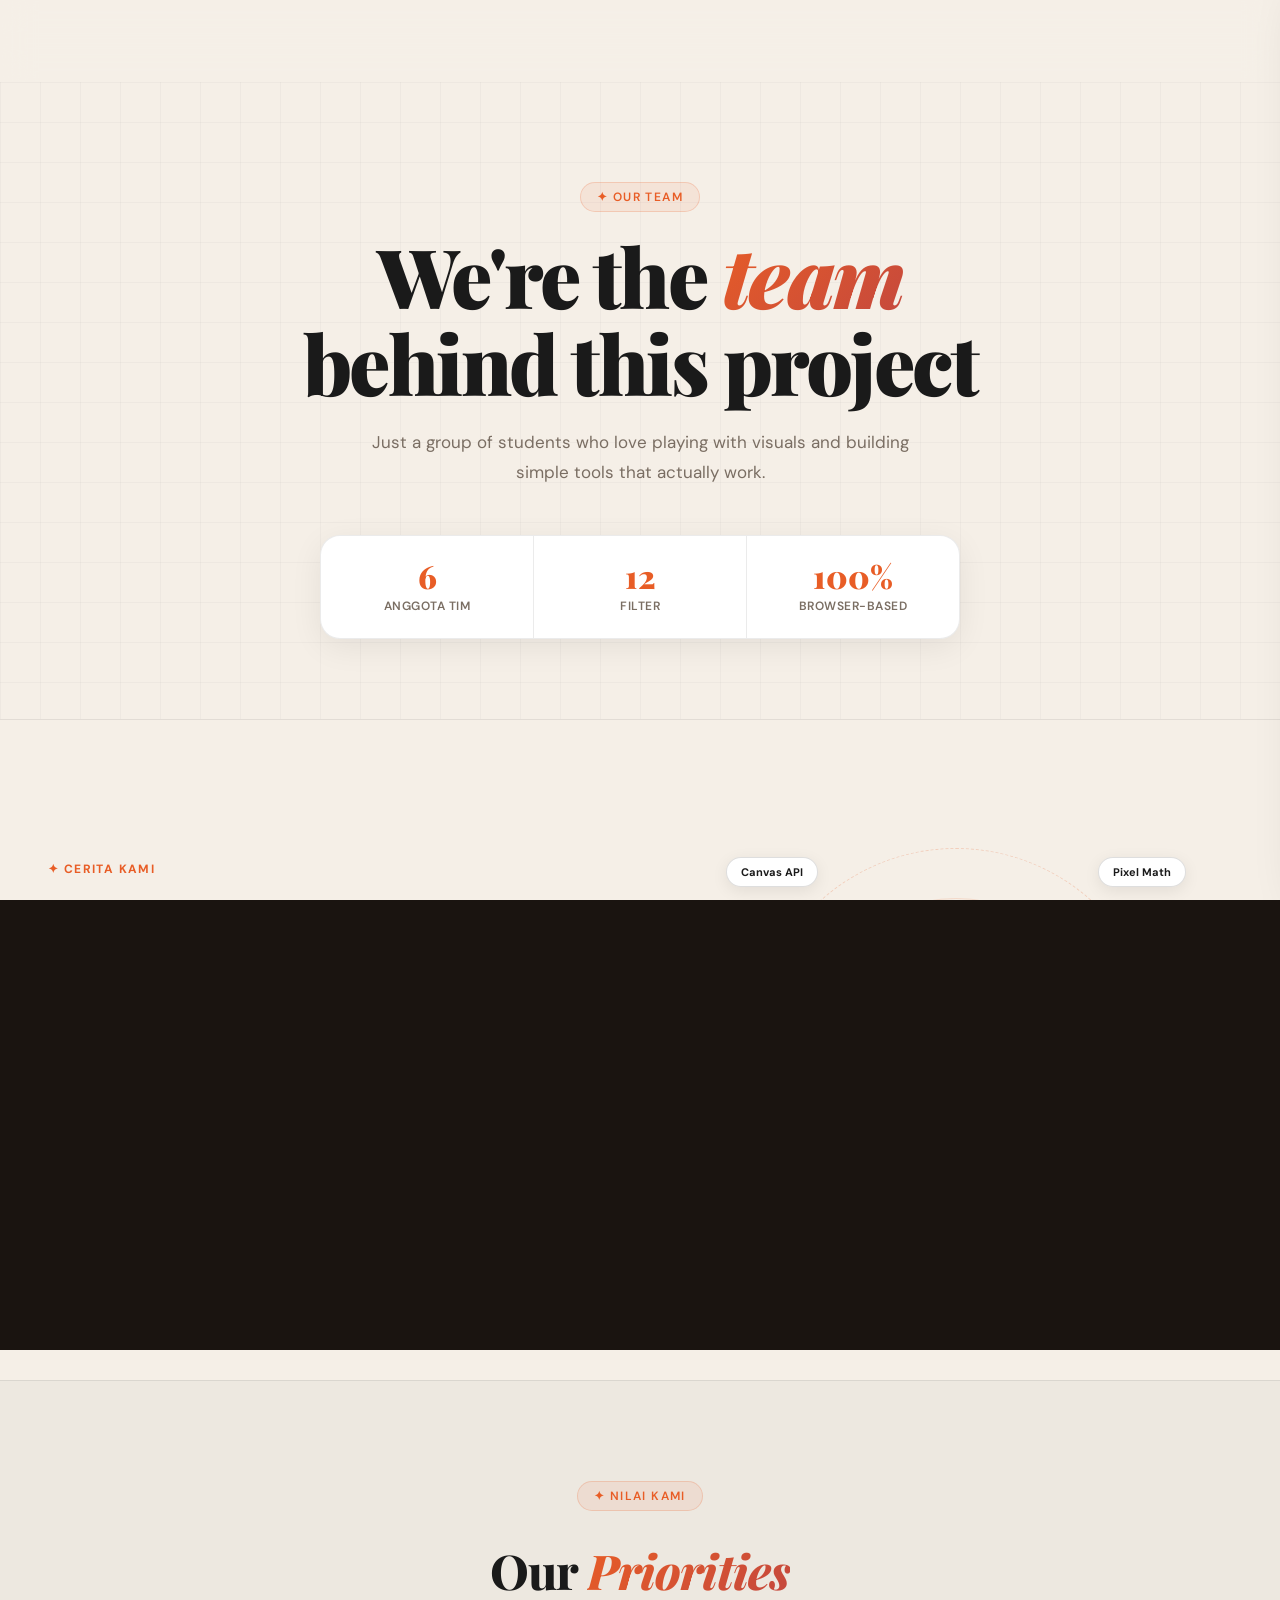
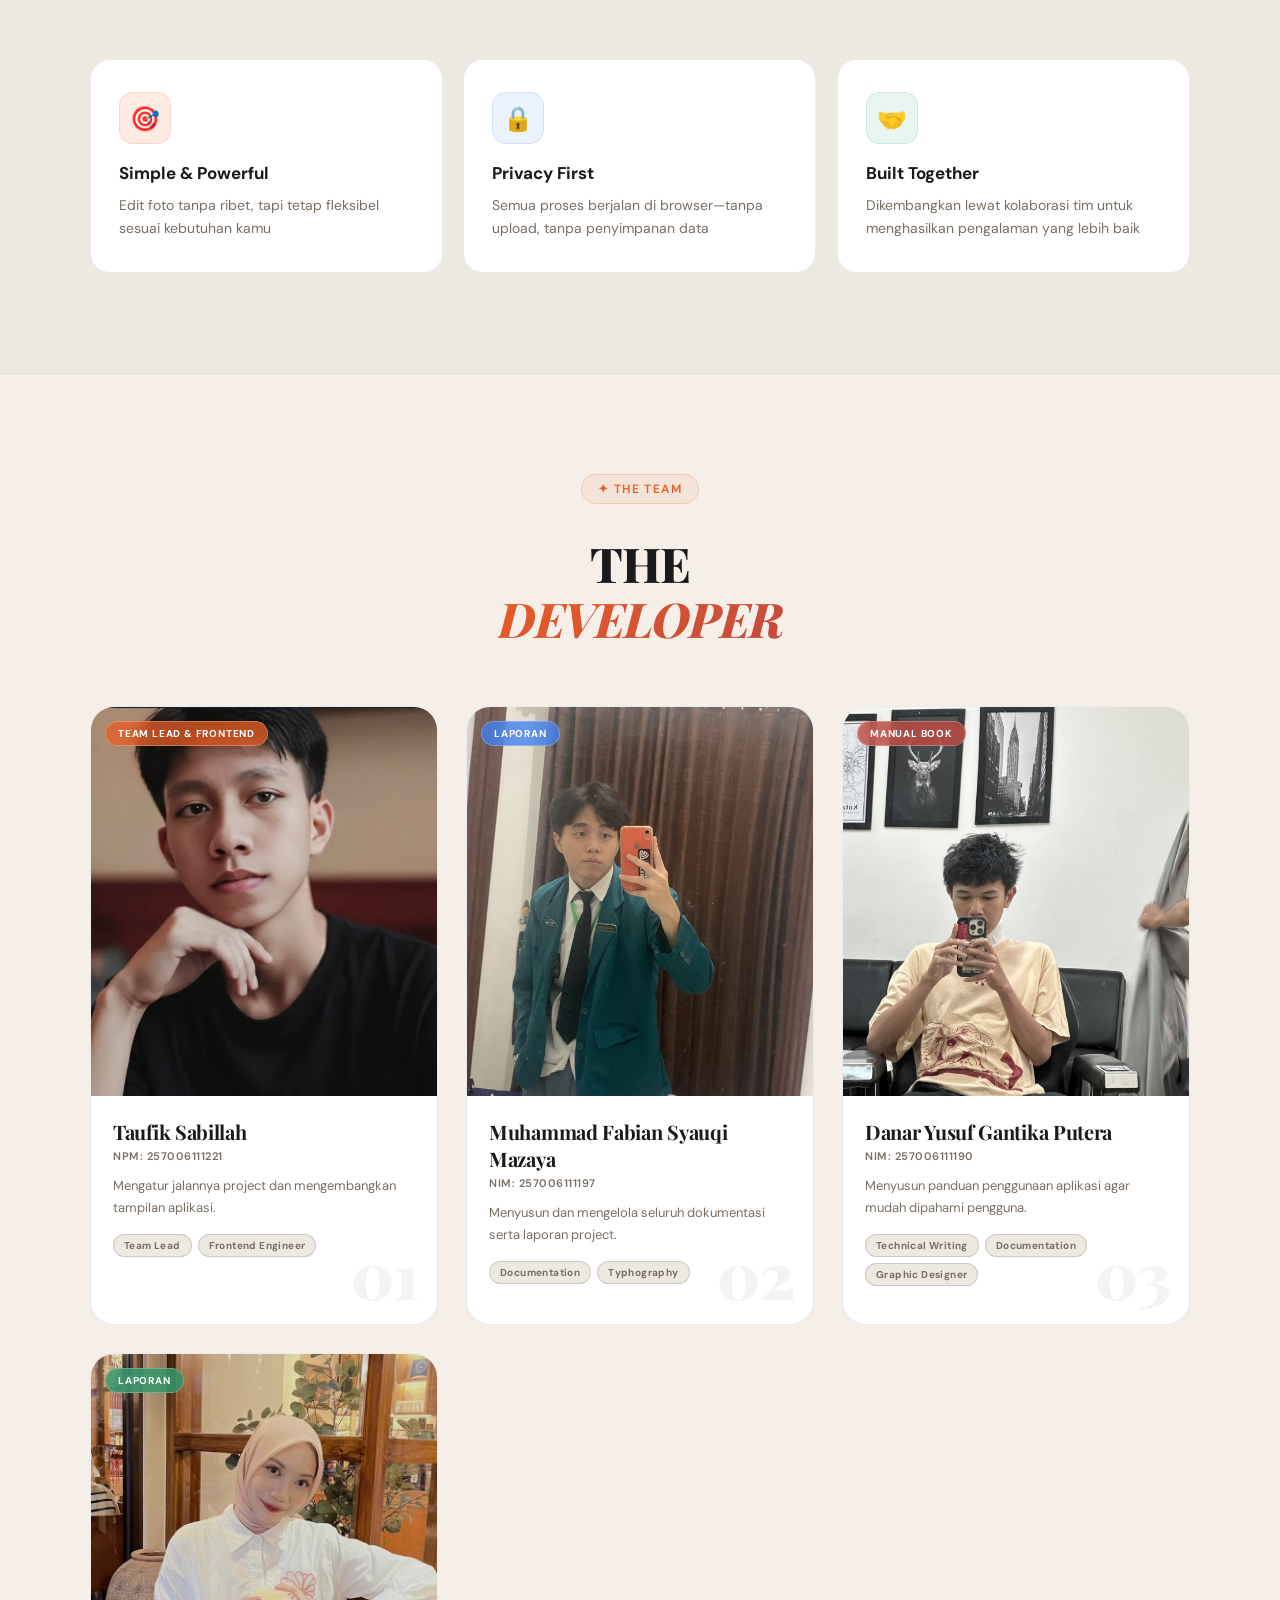
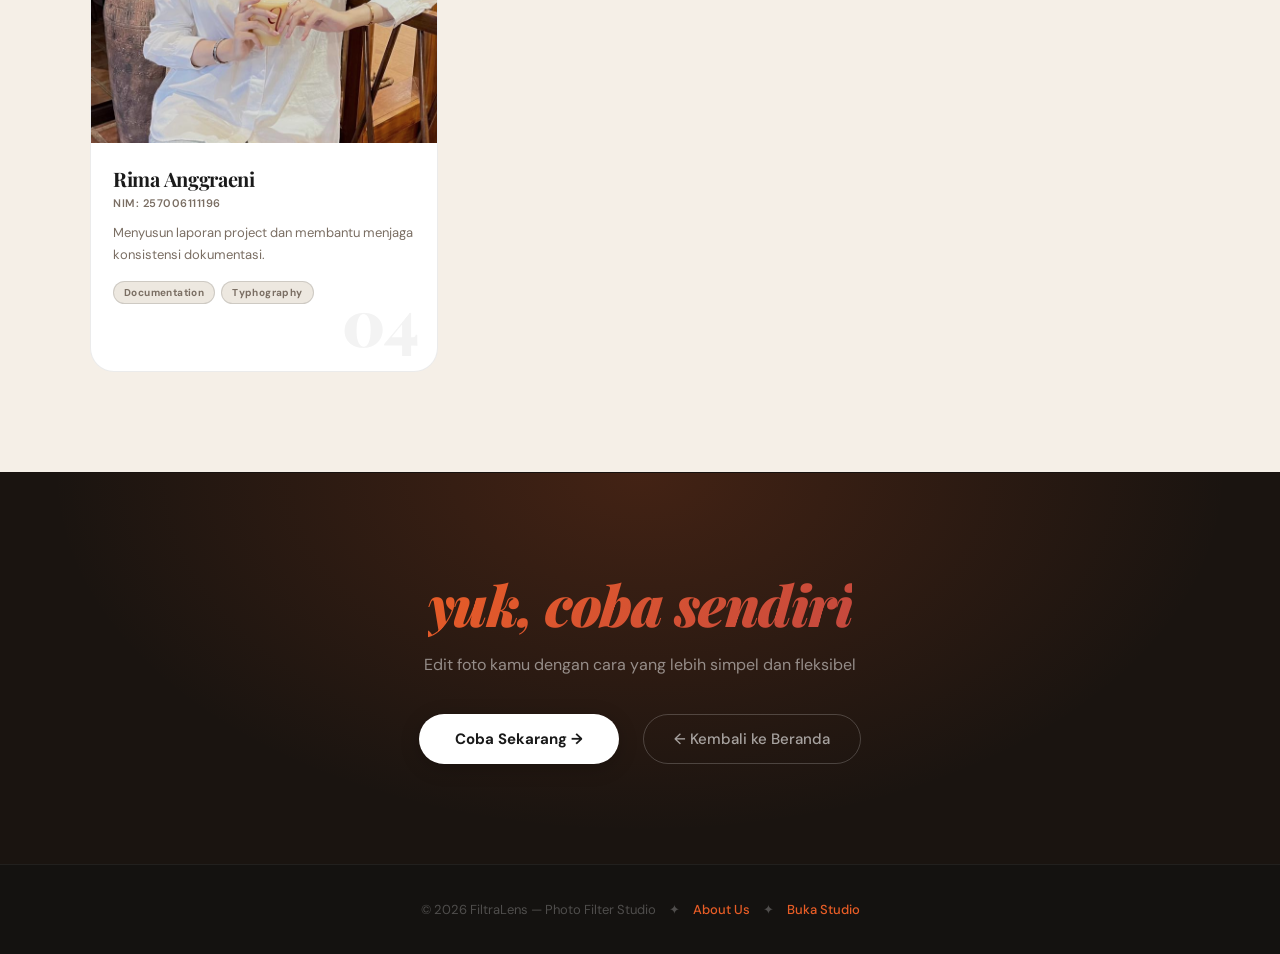
<file: about.html>
<!DOCTYPE html>
<html lang="id">
<head>
  <meta charset="UTF-8">
  <meta name="viewport" content="width=device-width, initial-scale=1.0">
  <title>KROMA — About Us</title>
  <link rel="stylesheet" href="./style/About.css">
  <link href="https://fonts.googleapis.com/css2?family=Playfair+Display:ital,wght@0,400;0,700;0,900;1,400;1,700&family=DM+Sans:wght@300;400;500;600&display=swap" rel="stylesheet">
</head>
<body>

  <!-- ══ CURTAIN ══════════════════════════════════════════ -->
  <div class="page-curtain" id="pageCurtain">
    <div class="curtain-top"></div>
    <div class="curtain-bottom"></div>
  </div>
  <div class="curtain-logo" id="curtainLogo">
    <div class="curtain-logo-icon">
      <svg width="28" height="28" viewBox="0 0 28 28" fill="none">
        <circle cx="14" cy="14" r="12" stroke="currentColor" stroke-width="2"/>
        <circle cx="14" cy="14" r="6" fill="currentColor" opacity="0.4"/>
        <circle cx="14" cy="14" r="2.5" fill="currentColor"/>
      </svg>
    </div>
    <span>KROMA</span>
    <div class="curtain-line"></div>
  </div>

  <!-- ══ NAVBAR ════════════════════════════════════════════ -->
  <header id="navbar">
    <a class="logo-navbar" data-anim="slide-left">
      <div class="logo-icon">
      <div class="bars">
        <span></span>
        <span></span>
        <span></span>
        <span></span>
      </div>
    </div>  

    <div class="logo-text">
      KR<span>O</span>MA
    </div>
    </a>
    <nav data-anim="slide-up" data-delay="200">
      <a href="index.html">Beranda</a>
      <a href="index.html#features">Fitur</a>
      <a href="index.html#filters">Filter</a>
      <a href="about.html" class="active-link">About</a>
    </nav>
    <a href="FilterPage.html" class="btn-nav" data-anim="slide-right" data-delay="300">Buka Studio →</a>

    <!-- Hamburger -->
    <button class="hamburger" id="hamburger" aria-label="Buka menu">
      <span></span><span></span><span></span>
    </button>
  </header>
 
  <!-- Mobile Nav Backdrop -->
  <div class="mobile-nav-backdrop" id="mobileBackdrop"></div>
 
  <!-- Mobile Nav Drawer -->
  <div class="mobile-nav" id="mobileNav">
    <button class="mobile-nav-close" id="mobileClose" aria-label="Tutup menu">
      <svg width="16" height="16" viewBox="0 0 16 16" fill="none">
        <path d="M2 2l12 12M14 2L2 14" stroke="currentColor" stroke-width="2" stroke-linecap="round"/>
      </svg>
    </button>
    <a href="index.html#features" onclick="closeMobileNav()">Fitur</a>
    <a href="index.html#filters"  onclick="closeMobileNav()">Filter</a>
    <a href="index.html#preview"  onclick="closeMobileNav()">Preview</a>
    <a href="index.html#cta"      onclick="closeMobileNav()">Mulai</a>
    <a href="about.html" onclick="closeMobileNav()">About</a>
    <a href="FilterPage.html" class="btn-nav-mobile">Buka Studio →</a>
  </div>
  </header>

  <!-- ══ HERO ══════════════════════════════════════════════ -->
  <section class="about-hero grid-bg">
    <div class="hero-tag" data-anim="pop" data-delay="400">✦ Our Team</div>

    <h1 data-anim="slide-up" data-delay="500">
      We're the <em>team</em><br/>behind this project
    </h1>

    <p data-anim="fade-blur" data-delay="600">
      Just a group of students who love playing with visuals and building simple tools that actually work.
    </p>

    <div class="stat-bar" data-anim="zoom-in" data-delay="700">
      <div class="stat-item">
        <div class="stat-num">6</div>
        <div class="stat-label">Anggota Tim</div>
      </div>
      <div class="stat-item">
        <div class="stat-num">12</div>
        <div class="stat-label">Filter</div>
      </div>
      <div class="stat-item">
        <div class="stat-num">100%</div>
        <div class="stat-label">Browser-Based</div>
      </div>
    </div>
  </section>

  <!-- ══ STORY ══════════════════════════════════════════════ -->
  <section style="border-top:1px solid var(--border); padding:100px 48px;">
    <div class="story-section" style="padding:0; border:none;">

      <div class="story-text" data-anim="slide-left">
        <p class="section-eyebrow">✦ Cerita Kami</p>
        <h2>Built from<br/>curiosity <em>shaped by experience</em></h2>
        <p>What started as a university assignment became a project we didn’t want to stop working on.</p>
        <p>We explored, experimented, and refined it into something more than just a task—a tool designed to make photo editing simple, flexible, and accessible.</p>
        <p>Kami mempriortaskan privasi user.</p>
      </div>

      <div class="story-visual" data-anim="slide-right" data-delay="150">
        <div class="story-logo-wrap">
          <div class="logo-ring logo-ring-1"></div>
          <div class="logo-ring logo-ring-2"></div>
          <div class="logo-ring logo-ring-3"></div>
          <div class="logo-center">
            <div class="logo-icon-big">
              <svg width="80" height="80" viewBox="0 0 36 36" fill="none" xmlns="http://www.w3.org/2000/svg">
                <!-- Outer rounded square -->
                <rect x="2.5" y="2.5" width="31" height="31" rx="9.5" stroke="white" stroke-width="2.4" fill="none"/>
                <!-- Inner circle -->
                <circle cx="18" cy="18" r="7.5" stroke="white" stroke-width="2.4" fill="none"/>
                <!-- Center dot -->
                <circle cx="18" cy="18" r="2.8" fill="white"/>
                <!-- Orange dots diagonal — large to small -->
                <circle cx="27.5" cy="25.2" r="2.9" fill="#FFD0B0"/>
                <circle cx="25.2" cy="27.5" r="2.1" fill="#FFD0B0" opacity="0.75"/>
                <circle cx="29.8" cy="29.8" r="1.4" fill="#FFD0B0" opacity="0.45"/>
              </svg>
            </div>
            <div class="logo-wordmark">KROMA</div>
            <div class="logo-tagline">Photo Filter Studio</div>
          </div>
          <div class="logo-pill lp-top-left">Canvas API</div>
          <div class="logo-pill lp-top-right">Pixel Math</div>
          <div class="logo-pill lp-bot-left">Vanilla JS</div>
          <div class="logo-pill lp-bot-right">CSS Filter</div>
          <div class="logo-pill lp-left">FileReader</div>
          <div class="logo-pill lp-right">Clipboard</div>
        </div>
      </div>

    </div>
  </section>

  <!-- ══ VALUES ════════════════════════════════════════════ -->
  <section class="values-section">
    <div class="section-head-center">
      <div class="hero-tag" data-anim="pop">✦ Nilai Kami</div>
      <h2 data-anim="flip-up" data-delay="100">Our <em>Priorities</em></h2>
    </div>
    <div class="values-grid">
      <div class="value-card" data-anim="slide-left" data-delay="100">
        <div class="value-icon vi-orange">🎯</div>
        <h3>Simple & Powerful</h3>
        <p>Edit foto tanpa ribet, tapi tetap fleksibel sesuai kebutuhan kamu</p>
      </div>
      <div class="value-card" data-anim="slide-up" data-delay="200">
        <div class="value-icon vi-blue">🔒</div>
        <h3>Privacy First</h3>
        <p>Semua proses berjalan di browser—tanpa upload, tanpa penyimpanan data</p>
      </div>
      <div class="value-card" data-anim="slide-right" data-delay="300">
        <div class="value-icon vi-green">🤝</div>
        <h3>Built Together</h3>
        <p>Dikembangkan lewat kolaborasi tim untuk menghasilkan pengalaman yang lebih baik</p>
      </div>
    </div>
  </section>

  <!-- ══ TEAM CARDS ════════════════════════════════════════ -->
  <section class="team-section" id="team">
    <div class="section-head-center">
      <div class="hero-tag" data-anim="pop">✦ The Team</div>
      <h2 data-anim="flip-up" data-delay="100">THE<br/><em>DEVELOPER</em></h2>
    </div>

    <div class="team-grid">

      <!-- Member 1 -->
      <div class="member-card color-orange" data-anim="pop" data-delay="100">
        <div class="member-photo-wrap">
          <img class="member-photo"
            src="./src/WhatsApp Image 2026-04-29 at 7.10.25 PM.jpeg"
            alt="Anggota 1" loading="lazy"/>
          <div class="member-role-badge">Team Lead & Frontend</div>
        </div>
        <div class="member-info">
          <div class="member-name">Taufik Sabillah</div>
          <div class="member-nim">NPM: 257006111221</div>
          <div class="member-bio">Mengatur jalannya project dan mengembangkan tampilan aplikasi.</div>
          <div class="member-skills">
            <span class="skill-tag">Team Lead</span>
            <span class="skill-tag">Frontend Engineer</span>
          </div>
        </div>
        <div class="member-number">01</div>
      </div>

      <!-- Member 2 -->
      <div class="member-card color-blue" data-anim="pop" data-delay="200">
        <div class="member-photo-wrap">
          <img class="member-photo"
            src="./src/cb22cbb6-7392-4205-9c21-d8dac6d60192.jfif"
            alt="Anggota 2" loading="lazy"/>
          <div class="member-role-badge">laporan</div>
        </div>
        <div class="member-info">
          <div class="member-name">Muhammad Fabian Syauqi Mazaya</div>
          <div class="member-nim">NIM: 257006111197</div>
          <div class="member-bio">Menyusun dan mengelola seluruh dokumentasi serta laporan project.</div>
          <div class="member-skills">
            <span class="skill-tag">Documentation</span>
            <span class="skill-tag">Typhography</span>
          </div>
        </div>
        <div class="member-number">02</div>
      </div>

      <!-- Member 3 -->
      <div class="member-card color-red" data-anim="pop" data-delay="300">
        <div class="member-photo-wrap">
          <img class="member-photo"
            src="./src/WhatsApp Image 2026-05-03 at 4.56.03 AM.jpeg"
            alt="Anggota 3" loading="lazy"/>
          <div class="member-role-badge">Manual Book</div>
        </div>
        <div class="member-info">
          <div class="member-name">Danar Yusuf Gantika Putera</div>
          <div class="member-nim">NIM: 257006111190</div>
          <div class="member-bio">Menyusun panduan penggunaan aplikasi agar mudah dipahami pengguna.</div>
          <div class="member-skills">
            <span class="skill-tag">Technical Writing</span>
            <span class="skill-tag">Documentation</span>
            <span class="skill-tag">Graphic Designer</span>
          </div>
        </div>
        <div class="member-number">03</div>
      </div>

      <!-- Member 4 -->
      <div class="member-card color-green" data-anim="pop" data-delay="400">
        <div class="member-photo-wrap">
          <img class="member-photo"
            src="./src/WhatsApp Image 2026-05-01 at 7.02.31 AM.jpeg"
            alt="Anggota 4" loading="lazy"/>
          <div class="member-role-badge">Laporan</div>
        </div>
        <div class="member-info">
          <div class="member-name">Rima Anggraeni</div>
          <div class="member-nim">NIM: 257006111196</div>
          <div class="member-bio">Menyusun laporan project dan membantu menjaga konsistensi dokumentasi.</div>
          <div class="member-skills">
            <span class="skill-tag">Documentation</span>
            <span class="skill-tag">Typhography</sp☻an>
          </div>
        </div>
        <div class="member-number">04</div>
      </div>

      <!-- Member 5 -->
      <div class="member-card color-purple" data-anim="pop" data-delay="500">
        <div class="member-photo-wrap">
          <img class="member-photo"
            src="./src/Gemini_Generated_Image_6x0lwq6x0lwq6x0l.png"
            alt="Anggota 5" loading="lazy"/>
          <div class="member-role-badge">Backend & Frontend</div>
        </div>
        <div class="member-info">
          <div class="member-name">Muhammad Ramdhani Fathul Muttaqin</div>
          <div class="member-nim">NPM: 257006111216</div>
          <div class="member-bio">Membangun sistem aplikasi serta mengintegrasikan tampilan dan fungsionalitas.</div>
          <div class="member-skills">
            <span class="skill-tag">Backend Engineer</span>
            <span class="skill-tag">Frontend Engineer</span>
          </div>
        </div>
        <div class="member-number">05</div>
      </div>

      <!-- Member 6 -->
      <div class="member-card color-gold" data-anim="pop" data-delay="600">
        <div class="member-photo-wrap">
          <img class="member-photo"
            src="./src/WhatsApp Image 2026-05-02 at 8.15.41 PM.jpeg"
            alt="Anggota 6" loading="lazy"/>
          <div class="member-role-badge">Manual Book</div>
        </div>
        <div class="member-info">
          <div class="member-name">Ahmad Faiz Muzzaki</div>
          <div class="member-nim">NIM: 257006111202</div>
          <div class="member-bio">Menyusun panduan penggunaan aplikasi agar mudah dipahami pengguna.</div>
          <div class="member-skills">
            <span class="skill-tag">Technical Writing</span>
            <span class="skill-tag">Documentation</span>
            <span class="skill-tag">Graphic Designer</span>
          </div>
        </div>
        <div class="member-number">06</div>
      </div>

    </div>
  </section>

  <!-- ══ CTA ════════════════════════════════════════════════ -->
  <section class="cta-section">
    <h2 data-anim="flip-up"><em>yuk, coba sendiri</em></h2>
    <p data-anim="fade-blur" data-delay="200">
      Edit foto kamu dengan cara yang lebih simpel dan fleksibel
    </p>
    <div class="cta-actions" data-anim="zoom-in" data-delay="300">
      <a href="FilterPage.html" class="btn-cta-white">Coba Sekarang →</a>
      <a href="index.html" class="btn-cta-ghost">← Kembali ke Beranda</a>
    </div>
  </section>

  <!-- ══ FOOTER ════════════════════════════════════════════ -->
  <footer data-anim="slide-up">
    <span>© 2026 FiltraLens — Photo Filter Studio</span>
    <span class="footer-dot">✦</span>
    <a href="about.html">About Us</a>
    <span class="footer-dot">✦</span>
    <a href="FilterPage.html">Buka Studio</a>
  </footer>
  <script src="./script/about.js"></script>
</body>
</html>
</file>
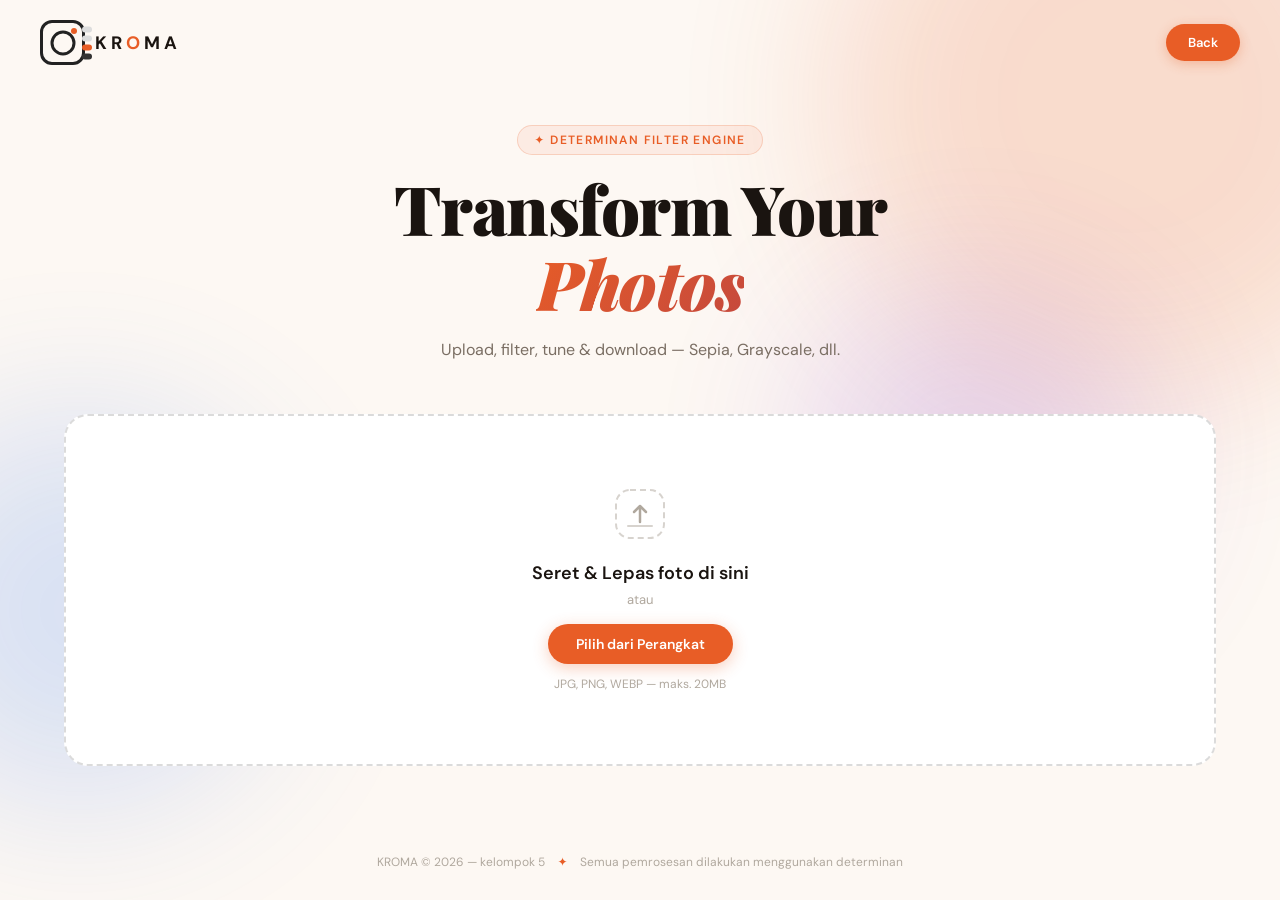
<file: FilterPage.html>
<!DOCTYPE html>
<html lang="id">
<head>
  <meta charset="UTF-8" />
  <meta name="viewport" content="width=device-width, initial-scale=1.0" />
  <title>KROMA — Photo Filter Studio</title>
  <link rel="stylesheet" href="./style/style.css" />
  <link href="https://fonts.googleapis.com/css2?family=Playfair+Display:wght@400;700;900&family=DM+Sans:wght@300;400;500;600&display=swap" rel="stylesheet" />
</head>
<body>

  <!-- Background Decoration -->
  <div class="bg-decor">
    <div class="blob blob-1"></div>
    <div class="blob blob-2"></div>
    <div class="blob blob-3"></div>
  </div>

  <!-- Header -->
  <header class="header">
    <div class="logo-navbar">

    <div class="logo-icon">
      <div class="bars">
        <span></span>
        <span></span>
        <span></span>
        <span></span>
      </div>
    </div>

    <div class="logo-text">
      KR<span>O</span>MA
    </div>

  </div>
    <a href="index.html" class="btn-nav btn" data-anim="slide-right" data-delay="300">Back </a>
  </header>

  <!-- Hero -->
  <section class="hero">
    <div class="hero-tag">✦ Determinan Filter Engine</div>
    <h1 class="hero-title">Transform Your<br/><em>Photos</em></h1>
    <p class="hero-sub">Upload, filter, tune & download — Sepia, Grayscale, dll.</p>
  </section>

  <!-- Main App -->
  <main class="app-container">

    <!-- Upload Zone -->
    <div class="upload-section" id="uploadSection">
      <div class="upload-zone" id="dropZone">
        <input type="file" id="fileInput" accept="image/*" hidden />
        <div class="upload-icon">
          <svg width="52" height="52" viewBox="0 0 52 52" fill="none">
            <rect x="2" y="2" width="48" height="48" rx="14" stroke="currentColor" stroke-width="2" stroke-dasharray="6 4" opacity="0.5"/>
            <path d="M26 34V18M26 18L20 24M26 18L32 24" stroke="currentColor" stroke-width="2.5" stroke-linecap="round" stroke-linejoin="round"/>
            <path d="M14 38h24" stroke="currentColor" stroke-width="2" stroke-linecap="round" opacity="0.5"/>
          </svg>
        </div>
        <p class="upload-title">Seret & Lepas foto di sini</p>
        <p class="upload-sub">atau</p>
        <button class="btn-upload" onclick="document.getElementById('fileInput').click()">Pilih dari Perangkat</button>
        <p class="upload-hint">JPG, PNG, WEBP — maks. 20MB</p>
      </div>
    </div>

    <!-- Studio (hidden until image loaded) -->
    <div class="studio" id="studio" style="display:none">

      <!-- Canvas Area -->
      <div class="canvas-area">
        <div class="canvas-header">
          <span class="canvas-label" id="activeFilterLabel">Original</span>
          <div class="canvas-actions">
            <button class="btn-icon" id="btnReset" title="Reset semua">
              <svg width="16" height="16" viewBox="0 0 16 16" fill="none"><path d="M2 8a6 6 0 1 0 1.2-3.6" stroke="currentColor" stroke-width="1.8" stroke-linecap="round"/><path d="M2 3.5V8H6.5" stroke="currentColor" stroke-width="1.8" stroke-linecap="round" stroke-linejoin="round"/></svg>
              Reset
            </button>
            <button class="btn-icon" id="btnNewPhoto">
              <svg width="16" height="16" viewBox="0 0 16 16" fill="none"><path d="M8 2v12M2 8h12" stroke="currentColor" stroke-width="1.8" stroke-linecap="round"/></svg>
              Foto Baru
            </button>
          </div>
        </div>

        <!-- Split / Compare View -->
        <div class="canvas-wrapper" id="canvasWrapper">
          <canvas id="preview" class="preview-canvas"></canvas>
          <div class="compare-slider" id="compareSlider" style="display:none">
            <canvas id="originalLayer" class="compare-layer"></canvas>
            <div class="compare-divider" id="divider">
              <div class="divider-handle">
                <svg width="18" height="18" viewBox="0 0 18 18" fill="none"><path d="M6 4l-4 5 4 5M12 4l4 5-4 5" stroke="white" stroke-width="2" stroke-linecap="round" stroke-linejoin="round"/></svg>
              </div>
            </div>
          </div>
        </div>

        <div class="canvas-footer">
          <span class="img-info" id="imgInfo">—</span>
          <button class="btn-compare" id="btnCompare">
            <svg width="14" height="14" viewBox="0 0 14 14" fill="none"><path d="M2 7h10M7 2v10" stroke="currentColor" stroke-width="2" stroke-linecap="round"/></svg>
            Bandingkan
          </button>
        </div>
      </div>

      <!-- Controls Panel -->
      <div class="controls-panel">

        <!-- Filter Presets -->
        <div class="section-block">
          <div class="section-head">
            <span class="section-title">Filter Preset</span>
            <span class="section-badge" id="currentFilter">Original</span>
          </div>
          <div class="filter-grid" id="filterGrid">
            <!-- injected by JS -->
          </div>
        </div>

        <!-- Fine-tune Sliders -->
        <div class="section-block">
          <div class="section-head">
            <span class="section-title">Fine-Tune</span>
            <button class="btn-micro" id="btnResetSliders">Reset Sliders</button>
          </div>
          <div class="sliders-list" id="sliderList">
            <!-- injected by JS -->
          </div>
        </div>

        <!-- Blend Mode -->
        <div class="section-block">
          <div class="section-head">
            <span class="section-title">Blend & Vignette</span>
          </div>
          <div class="blend-row">
            <label class="slider-label">Intensitas</label>
            <div class="slider-row">
              <input type="range" id="blendIntensity" min="0" max="100" value="100" class="range-input" />
              <span class="slider-val" id="blendVal">100%</span>
            </div>
          </div>
          <div class="blend-row" style="margin-top:12px">
            <label class="slider-label">Vignette</label>
            <div class="slider-row">
              <input type="range" id="vignetteAmount" min="0" max="100" value="0" class="range-input" />
              <span class="slider-val" id="vignetteVal">0%</span>
            </div>
          </div>
          <div class="toggle-row">
            <span class="slider-label">Grain</span>
            <label class="toggle-switch">
              <input type="checkbox" id="grainToggle" />
              <span class="toggle-thumb"></span>
            </label>
          </div>
        </div>

        <!-- Export -->
        <div class="section-block export-block">
          <div class="section-head">
            <span class="section-title">Export</span>
          </div>
          <div class="export-options">
            <div class="export-format">
              <label class="slider-label">Format</label>
              <div class="format-tabs" id="formatTabs">
                <button class="fmt-btn active" data-fmt="jpeg">JPEG</button>
                <button class="fmt-btn" data-fmt="png">PNG</button>
                <button class="fmt-btn" data-fmt="webp">WEBP</button>
              </div>
            </div>
            <div class="export-quality">
              <label class="slider-label">Kualitas</label>
              <div class="slider-row">
                <input type="range" id="qualityRange" min="10" max="100" value="90" class="range-input" />
                <span class="slider-val" id="qualityVal">90%</span>
              </div>
            </div>
          </div>
          <button class="btn-download" id="btnDownload">
            <svg width="18" height="18" viewBox="0 0 18 18" fill="none"><path d="M9 3v9M5 8l4 4 4-4" stroke="currentColor" stroke-width="2" stroke-linecap="round" stroke-linejoin="round"/><path d="M3 14h12" stroke="currentColor" stroke-width="2" stroke-linecap="round"/></svg>
            Unduh Foto
          </button>
          <button class="btn-copy" id="btnCopyClipboard">
            <svg width="16" height="16" viewBox="0 0 16 16" fill="none"><rect x="5" y="5" width="9" height="9" rx="2" stroke="currentColor" stroke-width="1.8"/><path d="M11 5V3a1 1 0 0 0-1-1H3a1 1 0 0 0-1 1v7a1 1 0 0 0 1 1h2" stroke="currentColor" stroke-width="1.8" stroke-linecap="round"/></svg>
            Salin ke Clipboard
          </button>
        </div>

      </div>
    </div>

    <!-- Toast notification -->
    <div class="toast" id="toast"></div>

  </main>

  <!-- Footer -->
  <footer class="footer">
    <span>KROMA © 2026 — kelompok 5</span>
    <span class="footer-dot">✦</span>
    <span>Semua pemrosesan dilakukan menggunakan determinan</span>
  </footer>

  <script src="./script/app.js"></script>
</body>
</html>
</file>
<file: style/About.css>
*, *::before, *::after { box-sizing: border-box; margin: 0; padding: 0; }

    :root {
      --accent:   #E85D26;
      --accent2:  #C4483E;
      --accent3:  #3D7FF4;
      --sand:     #F5EFE7;
      --surface:  #FFFFFF;
      --surface2: #EDE8E0;
      --text:     #1A1A1A;
      --muted:    #7A6E63;
      --border:   rgba(0,0,0,0.08);
      --border-md:rgba(0,0,0,0.13);
    }

    body {
      background: var(--sand);
      color: var(--text);
      font-family: 'DM Sans', sans-serif;
      overflow-x: hidden;
    }

    .grid-bg {
      background-image:
        linear-gradient(rgba(0,0,0,0.028) 1px, transparent 1px),
        linear-gradient(90deg, rgba(0,0,0,0.028) 1px, transparent 1px);
      background-size: 40px 40px;
    }

    /* ══ CURTAIN ══════════════════════════════════════════ */
    .page-curtain {
      position: fixed; inset: 0; z-index: 9999;
      display: flex; flex-direction: column; pointer-events: none;
    }
    .curtain-top, .curtain-bottom {
      flex: 1; background: #1A1410;
      transition: transform 0.9s cubic-bezier(0.76, 0, 0.24, 1);
    }
    .curtain-logo {
      position: fixed; top: 50%; left: 50%;
      transform: translate(-50%, -50%);
      z-index: 10000;
      display: flex; flex-direction: column; align-items: center; gap: 14px;
      transition: opacity 0.4s ease 0.5s;
    }
    .curtain-logo-icon {
      width: 56px; height: 56px; background: var(--accent); border-radius: 16px;
      display: flex; align-items: center; justify-content: center; color: white;
      animation: curtainPulse 1s ease infinite alternate;
    }
    @keyframes curtainPulse {
      from { transform: scale(1); box-shadow: 0 0 0 0 rgba(232,93,38,0.4); }
      to   { transform: scale(1.08); box-shadow: 0 0 0 16px rgba(232,93,38,0); }
    }
    .curtain-logo span { font-family: 'Playfair Display', serif; font-size: 22px; font-weight: 700; color: white; }
    .curtain-line {
      width: 40px; height: 2px; background: var(--accent); border-radius: 2px;
      animation: curtainLinePulse 0.8s ease infinite alternate;
    }
    @keyframes curtainLinePulse {
      from { width: 24px; opacity: 0.5; }
      to   { width: 48px; opacity: 1; }
    }
    body.curtain-open .curtain-top    { transform: translateY(-100%); }
    body.curtain-open .curtain-bottom { transform: translateY(100%); }
    body.curtain-open .curtain-logo   { opacity: 0; pointer-events: none; }

    /* ══ SCROLL ANIMATIONS ════════════════════════════════ */
    [data-anim] { opacity: 0; will-change: transform, opacity; }
    [data-anim].anim-in {
      animation-fill-mode: both;
      animation-timing-function: cubic-bezier(0.22, 1, 0.36, 1);
      animation-duration: 0.85s;
    }
    [data-anim="slide-up"]           { transform: translateY(60px); }
    [data-anim="slide-up"].anim-in   { animation-name: animSlideUp; }
    @keyframes animSlideUp {
      from { opacity:0; transform:translateY(60px); } to { opacity:1; transform:translateY(0); }
    }
    [data-anim="slide-left"]         { transform: translateX(-70px); }
    [data-anim="slide-left"].anim-in { animation-name: animSlideLeft; }
    @keyframes animSlideLeft {
      from { opacity:0; transform:translateX(-70px); } to { opacity:1; transform:translateX(0); }
    }
    [data-anim="slide-right"]          { transform: translateX(70px); }
    [data-anim="slide-right"].anim-in  { animation-name: animSlideRight; }
    @keyframes animSlideRight {
      from { opacity:0; transform:translateX(70px); } to { opacity:1; transform:translateX(0); }
    }
    [data-anim="zoom-in"]            { transform: scale(0.82); }
    [data-anim="zoom-in"].anim-in    { animation-name: animZoomIn; }
    @keyframes animZoomIn {
      from { opacity:0; transform:scale(0.82); } to { opacity:1; transform:scale(1); }
    }
    [data-anim="flip-up"]            { transform: perspective(600px) rotateX(28deg) translateY(40px); }
    [data-anim="flip-up"].anim-in    { animation-name: animFlipUp; }
    @keyframes animFlipUp {
      from { opacity:0; transform:perspective(600px) rotateX(28deg) translateY(40px); }
      to   { opacity:1; transform:perspective(600px) rotateX(0deg) translateY(0); }
    }
    [data-anim="pop"]                { transform: scale(0.6); }
    [data-anim="pop"].anim-in        { animation-name: animPop; animation-timing-function: cubic-bezier(0.34,1.56,0.64,1); }
    @keyframes animPop {
      from { opacity:0; transform:scale(0.6); } to { opacity:1; transform:scale(1); }
    }
    [data-anim="fade-blur"]          { filter: blur(12px); }
    [data-anim="fade-blur"].anim-in  { animation-name: animFadeBlur; }
    @keyframes animFadeBlur {
      from { opacity:0; filter:blur(12px); transform:translateY(20px); }
      to   { opacity:1; filter:blur(0);    transform:translateY(0); }
    }
    [data-delay="100"] { animation-delay: 0.1s; }
    [data-delay="150"] { animation-delay: 0.15s; }
    [data-delay="200"] { animation-delay: 0.2s; }
    [data-delay="300"] { animation-delay: 0.3s; }
    [data-delay="400"] { animation-delay: 0.4s; }
    [data-delay="500"] { animation-delay: 0.5s; }
    [data-delay="600"] { animation-delay: 0.6s; }
    [data-delay="700"] { animation-delay: 0.7s; }
    [data-delay="800"] { animation-delay: 0.8s; }

    /* ══ NAVBAR ═══════════════════════════════════════════ */
    header {
      position: sticky; top: 0; z-index: 100;
      display: flex; justify-content: space-between; align-items: center;
      padding: 18px 48px;
      background: rgba(245,239,231,0.88);
      backdrop-filter: blur(16px); -webkit-backdrop-filter: blur(16px);
      border-bottom: 1px solid transparent;
      transition: all 0.3s ease;
    }
    header.scrolled {
      border-bottom-color: var(--border);
      box-shadow: 0 2px 16px rgba(0,0,0,0.06);
      padding-top: 12px; padding-bottom: 12px;
    }
    .logo-navbar{
    display:flex;
    align-items:center;
    gap:10px;
  }

  .logo-navbar .logo-icon{
    width:45px;
    height:45px;
    border:3px solid #222;
    border-radius:12px;
    position:relative;
  }

  .logo-navbar .logo-icon::before{
    content:'';
    position:absolute;
    width:25px;
    height:25px;
    border:3px solid #222;
    border-radius:50%;
    top:50%;
    left:50%;
    transform:translate(-50%, -50%);
  }

  .logo-navbar .logo-icon::after{
    content:'';
    position:absolute;
    width:6px;
    height:6px;
    background:#E85D26;
    border-radius:50%;
    top:5px;
    right:5px;
  }

  .logo-navbar .bars{
    position:absolute;
    right:-10px;
    top:50%;
    transform:translateY(-50%);
  }

  .logo-navbar .bars span{
    display:block;
    width:10px;
    height:6px;
    margin:3px 0;
    border-radius:3px;
    background:#ddd;
  }

  .logo-navbar .bars span:nth-child(3){
    background:#E85D26;
  }

  .logo-navbar .bars span:nth-child(4){
    background:#333;
  }

  .logo-navbar .logo-text{
    font-size:18px;
    font-weight:bold;
    letter-spacing:4px;
  }

  .logo-navbar .logo-text span{
    color:#E85D26;
  }
  
    nav { display: flex; gap: 32px; }
    nav a {
      font-size: 14px; font-weight: 500; color: var(--muted);
      text-decoration: none; transition: color 0.3s; position: relative;
    }
    nav a::after {
      content: ''; position: absolute; bottom: -3px; left: 0; right: 0;
      height: 2px; background: var(--accent); transform: scaleX(0);
      transition: transform 0.3s; border-radius: 2px;
    }
    nav a:hover, nav a.active-link { color: var(--accent); }
    nav a:hover::after, nav a.active-link::after { transform: scaleX(1); }
    .btn-nav {
      background: var(--accent); color: white; border: none;
      padding: 10px 22px; border-radius: 100px;
      font-family: 'DM Sans', sans-serif; font-size: 13px; font-weight: 600;
      box-shadow: 0 3px 12px rgba(232,93,38,0.3);
      text-decoration: none; display: inline-block; transition: all 0.3s;
    }
    .btn-nav:hover { background: var(--accent2); transform: translateY(-2px); }

    /* ══ HERO ════════════════════════════════════════════ */
    .about-hero {
      padding: 100px 48px 80px;
      text-align: center;
      position: relative; overflow: hidden;
    }
    .hero-tag {
      display: inline-block; font-size: 12px; font-weight: 600;
      letter-spacing: 1.4px; text-transform: uppercase; color: var(--accent);
      background: rgba(232,93,38,0.08); padding: 6px 16px; border-radius: 100px;
      border: 1px solid rgba(232,93,38,0.2); margin-bottom: 20px;
    }
    .about-hero h1 {
      font-family: 'Playfair Display', serif;
      font-size: clamp(44px, 7vw, 82px); font-weight: 900;
      line-height: 1.06; letter-spacing: -2.5px; margin-bottom: 22px;
    }
    .about-hero h1 em {
      font-style: italic;
      background: linear-gradient(135deg, var(--accent), var(--accent2));
      -webkit-background-clip: text; -webkit-text-fill-color: transparent; background-clip: text;
    }
    .about-hero p {
      color: var(--muted); max-width: 560px; margin: 0 auto 48px;
      font-size: 17px; line-height: 1.75;
    }

    /* Stat bar */
    .stat-bar {
      display: flex; justify-content: center; gap: 0;
      max-width: 640px; margin: 0 auto;
      background: var(--surface); border-radius: 20px;
      border: 1px solid var(--border);
      box-shadow: 0 8px 32px rgba(0,0,0,0.07);
      overflow: hidden;
    }
    .stat-item {
      flex: 1; padding: 24px 20px; text-align: center;
      border-right: 1px solid var(--border);
      position: relative;
    }
    .stat-item:last-child { border-right: none; }
    .stat-num {
      font-family: 'Playfair Display', serif;
      font-size: 32px; font-weight: 900; color: var(--accent);
      line-height: 1; margin-bottom: 6px;
    }
    .stat-label { font-size: 12px; font-weight: 600; color: var(--muted); letter-spacing: 0.5px; text-transform: uppercase; }

    /* ══ STORY SECTION ═══════════════════════════════════ */
    .story-section {
      padding: 100px 64px;
      border-top: 1px solid var(--border);
      display: grid; grid-template-columns: 1fr 1fr; gap: 80px;
      align-items: center; max-width: 1200px; margin: 0 auto;
    }
    .story-text .section-eyebrow {
      font-size: 12px; font-weight: 700; letter-spacing: 1.4px;
      text-transform: uppercase; color: var(--accent); margin-bottom: 16px;
    }
    .story-text h2 {
      font-family: 'Playfair Display', serif;
      font-size: clamp(28px, 3.5vw, 44px); font-weight: 800;
      line-height: 1.2; letter-spacing: -1px; margin-bottom: 20px;
    }
    .story-text h2 em {
      font-style: italic;
      background: linear-gradient(135deg, var(--accent), var(--accent2));
      -webkit-background-clip: text; -webkit-text-fill-color: transparent; background-clip: text;
    }
    .story-text p { font-size: 15px; color: var(--muted); line-height: 1.8; margin-bottom: 16px; }
    .story-text p:last-child { margin-bottom: 0; }

    /* Story visual */
    .story-visual { position: relative; }
 
    .story-logo-wrap {
      position: relative;
      width: 100%; aspect-ratio: 1;
      max-width: 460px;
      margin: 0 auto;
      display: flex; align-items: center; justify-content: center;
    }
 
    /* Concentric animated rings */
    .logo-ring {
      position: absolute;
      border-radius: 50%;
      border: 1.5px solid rgba(232, 93, 38, 0.18);
    }
    .logo-ring-1 {
      width: 88%; height: 88%;
      animation: spinRing 18s linear infinite;
      border-style: dashed;
      border-color: rgba(232, 93, 38, 0.22);
    }
    .logo-ring-2 {
      width: 66%; height: 66%;
      animation: spinRing 12s linear infinite reverse;
      border-color: rgba(232, 93, 38, 0.15);
    }
    .logo-ring-3 {
      width: 44%; height: 44%;
      animation: spinRing 8s linear infinite;
      border-color: rgba(232, 93, 38, 0.28);
      border-width: 2px;
    }
    @keyframes spinRing {
      from { transform: rotate(0deg); }
      to   { transform: rotate(360deg); }
    }
 
    /* Center logo */
    .logo-center {
      position: relative; z-index: 2;
      display: flex; flex-direction: column;
      align-items: center; gap: 10px;
      text-align: center;
    }
    .logo-icon-big {
      width: 130px; height: 130px;
      background: linear-gradient(135deg, #E85D26 0%, #C4483E 100%);
      border-radius: 34px;
      display: flex; align-items: center; justify-content: center;
      color: white;
      box-shadow:
        0 0 0 10px rgba(232, 93, 38, 0.12),
        0 0 0 20px rgba(232, 93, 38, 0.06),
        0 24px 56px rgba(232, 93, 38, 0.4);
      animation: logoPulse 3s ease-in-out infinite;
    }
    @keyframes logoPulse {
      0%, 100% { box-shadow: 0 0 0 8px rgba(232,93,38,0.1), 0 0 0 16px rgba(232,93,38,0.05), 0 20px 48px rgba(232,93,38,0.35); }
      50%       { box-shadow: 0 0 0 12px rgba(232,93,38,0.14), 0 0 0 24px rgba(232,93,38,0.07), 0 24px 56px rgba(232,93,38,0.4); }
    }
    .logo-wordmark {
      font-family: 'Playfair Display', serif;
      font-size: 26px; font-weight: 900;
      letter-spacing: -0.5px; color: var(--text);
    }
    .logo-tagline {
      font-size: 11px; font-weight: 600;
      letter-spacing: 2px; text-transform: uppercase;
      color: var(--muted);
    }
 
    /* Floating tech pills around logo */
    .logo-pill {
      position: absolute;
      font-size: 11px; font-weight: 700;
      padding: 7px 14px; border-radius: 100px;
      background: var(--surface);
      border: 1px solid var(--border-md);
      color: var(--text);
      box-shadow: 0 4px 16px rgba(0,0,0,0.08);
      white-space: nowrap;
      z-index: 3;
    }
    .lp-top-left  { top: 8%;  left: 0%;    animation: floatPill 4s ease-in-out infinite; }
    .lp-top-right { top: 8%;  right: 0%;   animation: floatPill 4s ease-in-out infinite 0.6s; }
    .lp-left      { top: 46%; left: -4%;   animation: floatPill 5s ease-in-out infinite 1.2s; }
    .lp-right     { top: 46%; right: -4%;  animation: floatPill 5s ease-in-out infinite 0.3s; }
    .lp-bot-left  { bottom: 8%; left: 0%;  animation: floatPill 4.5s ease-in-out infinite 0.9s; }
    .lp-bot-right { bottom: 8%; right: 0%; animation: floatPill 4.5s ease-in-out infinite 1.5s; }
    @keyframes floatPill {
      0%, 100% { transform: translateY(0px); }
      50%      { transform: translateY(-8px); }
    }
 
    /* Floating badge */
    .story-badge {
      position: absolute; top: -18px; right: -18px;
      background: var(--accent); color: white;
      border-radius: 16px; padding: 14px 18px;
      box-shadow: 0 8px 24px rgba(232,93,38,0.35);
      font-size: 12px; font-weight: 700; text-align: center;
      line-height: 1.4;
      animation: floatBadge 4s ease-in-out infinite;
    }
    @keyframes floatBadge {
      0%,100% { transform: translateY(0) rotate(-2deg); }
      50%     { transform: translateY(-8px) rotate(1deg); }
    }
    .story-badge span { display: block; font-size: 22px; font-weight: 900; }

    /* ══ VALUES ══════════════════════════════════════════ */
    .values-section {
      padding: 100px 48px;
      border-top: 1px solid var(--border);
      background: var(--surface2);
    }
    .section-head-center { text-align: center; margin-bottom: 60px; }
    .section-head-center h2 {
      font-family: 'Playfair Display', serif;
      font-size: clamp(30px, 4vw, 48px); font-weight: 800;
      letter-spacing: -1px; line-height: 1.15; margin-top: 12px;
    }
    .section-head-center h2 em {
      font-style: italic;
      background: linear-gradient(135deg, var(--accent), var(--accent2));
      -webkit-background-clip: text; -webkit-text-fill-color: transparent; background-clip: text;
    }
    .values-grid {
      display: grid; grid-template-columns: repeat(3,1fr);
      gap: 20px; max-width: 1100px; margin: 0 auto;
    }
    .value-card {
      background: var(--surface); border-radius: 20px;
      border: 1px solid var(--border); padding: 32px 28px;
      transition: all 0.35s ease; position: relative; overflow: hidden;
    }
    .value-card::before {
      content: ''; position: absolute; inset: 0;
      background: linear-gradient(135deg, rgba(232,93,38,0.04), transparent);
      opacity: 0; transition: opacity 0.35s;
    }
    .value-card:hover { transform: translateY(-8px); box-shadow: 0 20px 48px rgba(0,0,0,0.09); border-color: rgba(232,93,38,0.18); }
    .value-card:hover::before { opacity: 1; }
    .value-icon {
      width: 52px; height: 52px; border-radius: 14px;
      display: flex; align-items: center; justify-content: center;
      font-size: 24px; margin-bottom: 18px;
    }
    .vi-orange { background: rgba(232,93,38,0.12); border: 1px solid rgba(232,93,38,0.15); }
    .vi-blue   { background: rgba(61,127,244,0.1);  border: 1px solid rgba(61,127,244,0.15); }
    .vi-green  { background: rgba(43,158,111,0.1);  border: 1px solid rgba(43,158,111,0.15); }
    .value-card h3 { font-size: 17px; font-weight: 700; margin-bottom: 10px; }
    .value-card p  { font-size: 14px; color: var(--muted); line-height: 1.65; }

    /* ══ TEAM SECTION ════════════════════════════════════ */
    .team-section {
      padding: 100px 48px;
      border-top: 1px solid var(--border);
    }

    .team-grid {
      display: grid;
      grid-template-columns: repeat(3, 1fr);
      gap: 28px;
      max-width: 1100px;
      margin: 0 auto;
    }

    /* Member Card */
    .member-card {
      background: var(--surface);
      border: 1px solid var(--border);
      border-radius: 24px;
      overflow: hidden;
      transition: all 0.4s cubic-bezier(0.22,1,0.36,1);
      position: relative;
      cursor: pointer;
    }
    .member-card:hover {
      transform: translateY(-12px);
      box-shadow: 0 28px 64px rgba(0,0,0,0.12);
      border-color: rgba(232,93,38,0.2);
    }

    /* Photo area */
    .member-photo-wrap {
      position: relative;
      overflow: hidden;
      aspect-ratio: 4/4.5;
    }
    .member-photo {
      width: 100%; height: 100%;
      object-fit: cover;
      display: block;
      transition: transform 0.6s cubic-bezier(0.22,1,0.36,1);
      filter: grayscale(0.15);
    }
    .member-card:hover .member-photo {
      transform: scale(1.08);
      filter: grayscale(0);
    }

    /* Color overlay per member */
    .member-photo-wrap::after {
      content: '';
      position: absolute; inset: 0;
      opacity: 0;
      transition: opacity 0.4s;
    }
    .member-card:hover .member-photo-wrap::after { opacity: 1; }
    .color-orange .member-photo-wrap::after { background: linear-gradient(to top, rgba(232,93,38,0.55) 0%, transparent 60%); }
    .color-blue   .member-photo-wrap::after { background: linear-gradient(to top, rgba(61,127,244,0.55) 0%, transparent 60%); }
    .color-red    .member-photo-wrap::after { background: linear-gradient(to top, rgba(196,72,62,0.55) 0%, transparent 60%); }
    .color-green  .member-photo-wrap::after { background: linear-gradient(to top, rgba(43,158,111,0.55) 0%, transparent 60%); }
    .color-purple .member-photo-wrap::after { background: linear-gradient(to top, rgba(139,68,209,0.55) 0%, transparent 60%); }
    .color-gold   .member-photo-wrap::after { background: linear-gradient(to top, rgba(212,168,71,0.55) 0%, transparent 60%); }

    /* Role badge on photo */
    .member-role-badge {
      position: absolute; top: 14px; left: 14px;
      font-size: 10px; font-weight: 700; letter-spacing: 0.8px;
      text-transform: uppercase; color: white;
      padding: 5px 12px; border-radius: 100px;
      backdrop-filter: blur(10px); -webkit-backdrop-filter: blur(10px);
      border: 1px solid rgba(255,255,255,0.25);
    }
    .color-orange .member-role-badge { background: rgba(232,93,38,0.75); }
    .color-blue   .member-role-badge { background: rgba(61,127,244,0.75); }
    .color-red    .member-role-badge { background: rgba(196,72,62,0.75); }
    .color-green  .member-role-badge { background: rgba(43,158,111,0.75); }
    .color-purple .member-role-badge { background: rgba(139,68,209,0.75); }
    .color-gold   .member-role-badge { background: rgba(180,140,50,0.75); }

    /* Info area */
    .member-info {
      padding: 22px 22px 20px;
    }
    .member-name {
      font-family: 'Playfair Display', serif;
      font-size: 20px; font-weight: 700;
      letter-spacing: -0.3px; margin-bottom: 4px;
    }
    .member-nim {
      font-size: 11px; font-weight: 600; color: var(--muted);
      letter-spacing: 0.5px; text-transform: uppercase; margin-bottom: 12px;
    }
    .member-bio {
      font-size: 13px; color: var(--muted); line-height: 1.65;
      margin-bottom: 16px;
    }

    /* Skills tags */
    .member-skills { display: flex; gap: 6px; flex-wrap: wrap; margin-bottom: 18px; }
    .skill-tag {
      font-size: 10px; font-weight: 700; letter-spacing: 0.4px;
      padding: 4px 10px; border-radius: 100px;
      background: var(--surface2); color: var(--muted);
      border: 1px solid var(--border-md);
      transition: all 0.25s;
    }
    .member-card:hover .skill-tag { background: rgba(232,93,38,0.07); }

    /* Number decoration */
    .member-number {
      position: absolute; bottom: 18px; right: 18px;
      font-family: 'Playfair Display', serif;
      font-size: 64px; font-weight: 900; line-height: 1;
      opacity: 0.05; pointer-events: none;
      transition: opacity 0.4s;
    }
    .member-card:hover .member-number { opacity: 0.08; }

    /* ══ CTA SECTION ══════════════════════════════════════ */
    .cta-section {
      padding: 100px 48px; text-align: center;
      border-top: 1px solid var(--border);
      background: #1A1410;
      position: relative; overflow: hidden;
    }
    .cta-section::before {
      content: '';
      position: absolute; inset: 0;
      background: radial-gradient(ellipse at 50% 0%, rgba(232,93,38,0.2) 0%, transparent 65%);
    }
    .cta-section > * { position: relative; }
    .cta-section h2 {
      font-family: 'Playfair Display', serif;
      font-size: clamp(32px, 4.5vw, 56px); font-weight: 900;
      line-height: 1.1; letter-spacing: -1.5px;
      color: white; margin-bottom: 16px;
    }
    .cta-section h2 em {
      font-style: italic;
      background: linear-gradient(135deg, var(--accent), var(--accent2));
      -webkit-background-clip: text; -webkit-text-fill-color: transparent; background-clip: text;
    }
    .cta-section p { color: rgba(255,255,255,0.5); font-size: 16px; line-height: 1.7; margin-bottom: 36px; }
    .btn-cta-white {
      display: inline-block; background: white; color: var(--text);
      padding: 15px 36px; border-radius: 100px;
      font-family: 'DM Sans', sans-serif; font-size: 15px; font-weight: 700;
      text-decoration: none; transition: all 0.3s;
      box-shadow: 0 4px 20px rgba(0,0,0,0.2);
    }
    .btn-cta-white:hover { background: var(--accent); color: white; transform: translateY(-2px); box-shadow: 0 8px 28px rgba(232,93,38,0.4); }
    .btn-cta-ghost {
      display: inline-block; background: transparent; color: rgba(255,255,255,0.6);
      padding: 14px 30px; border-radius: 100px;
      font-family: 'DM Sans', sans-serif; font-size: 15px; font-weight: 500;
      text-decoration: none; border: 1.5px solid rgba(255,255,255,0.2);
      transition: all 0.3s; margin-left: 12px;
    }
    .btn-cta-ghost:hover { border-color: rgba(255,255,255,0.5); color: white; transform: translateY(-2px); }
    .cta-actions { display: flex; justify-content: center; gap: 12px; flex-wrap: wrap; }

    /* ══ FOOTER ══════════════════════════════════════════ */
    footer {
      padding: 36px 48px; text-align: center;
      border-top: 1px solid rgba(255,255,255,0.06);
      background: #141210;
      color: rgba(255,255,255,0.25); font-size: 13px;
    }
    footer a { color: var(--accent); text-decoration: none; font-weight: 500; }
    .footer-dot { margin: 0 10px; }

    /* ── HAMBURGER & MOBILE NAV ──────────────────── */
    .hamburger {
      display: none;
      flex-direction: column; gap: 5px;
      background: transparent; border: none;
      cursor: pointer; padding: 6px; z-index: 200;
    }
    .hamburger span {
      display: block; width: 24px; height: 2px;
      background: var(--text); border-radius: 2px;
      transition: all 0.35s cubic-bezier(0.22,1,0.36,1);
      transform-origin: center;
    }
    .hamburger.open span:nth-child(1) { transform: rotate(45deg) translate(5px, 5px); }
    .hamburger.open span:nth-child(2) { opacity: 0; transform: scaleX(0); }
    .hamburger.open span:nth-child(3) { transform: rotate(-45deg) translate(5px, -5px); }
 
    .mobile-nav {
      position: fixed;
      top: 0; right: 0; bottom: 0;
      width: min(320px, 85vw);
      background: var(--surface);
      z-index: 150;
      display: flex; flex-direction: column;
      padding: 80px 32px 40px;
      box-shadow: -8px 0 48px rgba(0,0,0,0.14);
      transform: translateX(110%);
      transition: transform 0.45s cubic-bezier(0.22,1,0.36,1);
      border-left: 1px solid var(--border);
    }
    .mobile-nav.open { transform: translateX(0); }
 
    /* Backdrop */
    .mobile-nav-backdrop {
      position: fixed; inset: 0; z-index: 140;
      background: rgba(0,0,0,0.35);
      backdrop-filter: blur(4px);
      opacity: 0; pointer-events: none;
      transition: opacity 0.35s ease;
    }
    .mobile-nav-backdrop.open { opacity: 1; pointer-events: all; }
 
    .mobile-nav a {
      font-family: 'Playfair Display', serif;
      font-size: 26px; font-weight: 700;
      color: var(--text); text-decoration: none;
      padding: 14px 0;
      border-bottom: 1px solid var(--border);
      transition: color 0.25s, padding-left 0.25s;
      letter-spacing: -0.5px;
    }
    .mobile-nav a:last-of-type { border-bottom: none; }
    .mobile-nav a:hover { color: var(--accent); padding-left: 8px; }
 
    .mobile-nav .btn-nav-mobile {
      margin-top: 28px;
      display: block; text-align: center;
      background: var(--accent); color: white;
      padding: 14px 24px; border-radius: 100px;
      font-family: 'DM Sans', sans-serif;
      font-size: 15px; font-weight: 700;
      text-decoration: none;
      box-shadow: 0 4px 16px rgba(232,93,38,0.35);
      transition: all 0.3s;
    }
    .mobile-nav .btn-nav-mobile:hover {
      background: var(--accent2); padding-left: 24px;
      box-shadow: 0 8px 24px rgba(232,93,38,0.4);
    }
 
    /* Mobile nav close button */
    .mobile-nav-close {
      position: absolute; top: 22px; right: 24px;
      width: 36px; height: 36px; border-radius: 50%;
      background: var(--surface2); border: 1px solid var(--border);
      display: flex; align-items: center; justify-content: center;
      cursor: pointer; transition: all 0.25s; color: var(--text);
    }
    .mobile-nav-close:hover { background: var(--accent); color: white; border-color: var(--accent); }
 
    /* Stagger mobile nav links animation */
    .mobile-nav a, .mobile-nav .btn-nav-mobile {
      opacity: 0; transform: translateX(24px);
      transition: color 0.25s, padding-left 0.25s,
                  opacity 0.4s cubic-bezier(0.22,1,0.36,1),
                  transform 0.4s cubic-bezier(0.22,1,0.36,1);
    }
    .mobile-nav.open a, .mobile-nav.open .btn-nav-mobile { opacity: 1; transform: translateX(0); }
    .mobile-nav.open a:nth-child(2) { transition-delay: 0.06s; }
    .mobile-nav.open a:nth-child(3) { transition-delay: 0.12s; }
    .mobile-nav.open a:nth-child(4) { transition-delay: 0.18s; }
    .mobile-nav.open a:nth-child(5) { transition-delay: 0.24s; }
    .mobile-nav.open .btn-nav-mobile { transition-delay: 0.32s; }
 
    /* ── RESPONSIVE ─────────────────────────────── */
    @media (max-width: 900px) {
      header { padding: 14px 24px; }
      nav { display: none; }
      .btn-nav { display: none; }
      .hamburger { display: flex; }
      .hero { padding: 72px 20px 60px; }
      .features { padding: 72px 24px; }
      .features-grid { grid-template-columns: 1fr; }
      .showcase .section-label { padding: 0 24px; }
      .carousel-track { padding: 0 24px; }
      .carousel-nav { padding: 0 24px; }
      .carousel-progress { margin: 14px 24px 0; }
      .preview-section { padding: 72px 24px; }
      .sample-grid { grid-template-columns: repeat(2,1fr); }
      .cta-section { padding: 80px 24px; }
      footer { padding: 28px 24px; }
    }
    @media (max-width: 500px) {
      .hero-actions { flex-direction: column; align-items: center; }
      .ba-tabs { gap: 6px; }
      .ba-tab { padding: 6px 12px; font-size: 11px; }
      .sample-grid { grid-template-columns: 1fr; }
    }
</file>
<file: style/style.css>
/* ============================================================
   KROMA — Photo Filter Studio
   style.css
   ============================================================ */

@import url('https://fonts.googleapis.com/css2?family=Playfair+Display:ital,wght@0,400;0,700;0,900;1,400;1,700&family=DM+Sans:wght@300;400;500;600&display=swap');

/* ── Variables ─────────────────────────────────────────────── */
:root {
  --bg:        #FDF8F3;
  --surface:   #FFFFFF;
  --surface2:  #F5EFE6;
  --border:    rgba(0,0,0,0.08);
  --border-md: rgba(0,0,0,0.14);
  --text:      #1A1410;
  --text-sec:  #7A6E63;
  --text-mute: #B0A89E;

  --accent1:   #E85D26;   /* warm orange */
  --accent2:   #3D7FF4;   /* bright blue */
  --accent3:   #C4483E;   /* rose-red */
  --accent4:   #2B9E6F;   /* emerald */
  --accent5:   #8B44D1;   /* purple */

  --gold:      #D4A847;
  --sand:      #E8D5B5;

  --radius-sm: 8px;
  --radius-md: 12px;
  --radius-lg: 18px;
  --radius-xl: 24px;

  --shadow-sm: 0 2px 10px rgba(0,0,0,0.06);
  --shadow-md: 0 6px 24px rgba(0,0,0,0.10);
  --shadow-lg: 0 16px 48px rgba(0,0,0,0.13);

  --font-display: 'Playfair Display', Georgia, serif;
  --font-body:    'DM Sans', system-ui, sans-serif;

  --transition: 0.22s cubic-bezier(0.4, 0, 0.2, 1);
}

/* ── Reset ─────────────────────────────────────────────────── */
*, *::before, *::after { box-sizing: border-box; margin: 0; padding: 0; }
html { scroll-behavior: smooth; }
body {
  font-family: var(--font-body);
  background: var(--bg);
  color: var(--text);
  min-height: 100vh;
  overflow-x: hidden;
  position: relative;
}

/* ── Background Decoration ─────────────────────────────────── */
.bg-decor { position: fixed; inset: 0; pointer-events: none; z-index: 0; overflow: hidden; }
.blob {
  position: absolute;
  border-radius: 50%;
  filter: blur(80px);
  opacity: 0.18;
}
.blob-1 {
  width: 600px; height: 600px;
  background: var(--accent1);
  top: -200px; right: -150px;
  animation: floatBlob 12s ease-in-out infinite;
}
.blob-2 {
  width: 400px; height: 400px;
  background: var(--accent2);
  bottom: 10%; left: -120px;
  animation: floatBlob 15s ease-in-out infinite reverse;
}
.blob-3 {
  width: 350px; height: 350px;
  background: var(--accent5);
  bottom: 30%; right: 10%;
  animation: floatBlob 18s ease-in-out infinite 4s;
}
@keyframes floatBlob {
  0%, 100% { transform: translate(0, 0) scale(1); }
  33%       { transform: translate(20px, -30px) scale(1.05); }
  66%       { transform: translate(-15px, 20px) scale(0.97); }
}

/* ── Header ────────────────────────────────────────────────── */
.header {
  position: relative; z-index: 10;
  display: flex; align-items: center; justify-content: space-between;
  padding: 20px 40px;
}
  .logo-navbar{
    display:flex;
    align-items:center;
    gap:10px;
  }

  .logo-navbar .logo-icon{
    width:45px;
    height:45px;
    border:3px solid #222;
    border-radius:12px;
    position:relative;
  }

  .logo-navbar .logo-icon::before{
    content:'';
    position:absolute;
    width:25px;
    height:25px;
    border:3px solid #222;
    border-radius:50%;
    top:50%;
    left:50%;
    transform:translate(-50%, -50%);
  }

  .logo-navbar .logo-icon::after{
    content:'';
    position:absolute;
    width:6px;
    height:6px;
    background:#E85D26;
    border-radius:50%;
    top:5px;
    right:5px;
  }

  .logo-navbar .bars{
    position:absolute;
    right:-10px;
    top:50%;
    transform:translateY(-50%);
  }

  .logo-navbar .bars span{
    display:block;
    width:10px;
    height:6px;
    margin:3px 0;
    border-radius:3px;
    background:#ddd;
  }

  .logo-navbar .bars span:nth-child(3){
    background:#E85D26;
  }

  .logo-navbar .bars span:nth-child(4){
    background:#333;
  }

  .logo-navbar .logo-text{
    font-size:18px;
    font-weight:bold;
    letter-spacing:4px;
  }

  .logo-navbar .logo-text span{
    color:#E85D26;
  }

  .btn-nav {
      background: var(--accent1); color: white; border: none;
      padding: 10px 22px; border-radius: 100px;
      font-family: 'DM Sans', sans-serif; font-size: 13px; font-weight: 600;
      box-shadow: 0 3px 12px rgba(232,93,38,0.3);
      text-decoration: none; display: inline-block;
      transition: all 0.3s;
      
    }
    .btn-nav:hover { background: var(--accent3); transform: translateY(-2px); color: #ddd; }

.header-badge {
  font-size: 11px;
  font-weight: 600;
  letter-spacing: 1.5px;
  text-transform: uppercase;
  background: var(--sand);
  color: var(--accent1);
  border: 1px solid var(--gold);
  padding: 5px 12px;
  border-radius: 100px;
}

/* ── Hero ──────────────────────────────────────────────────── */
.hero {
  position: relative; z-index: 5;
  text-align: center;
  padding: 40px 20px 20px;
}
.hero-tag {
  display: inline-block;
  font-size: 12px;
  font-weight: 600;
  letter-spacing: 1.4px;
  text-transform: uppercase;
  color: var(--accent1);
  background: rgba(232, 93, 38, 0.08);
  padding: 6px 16px;
  border-radius: 100px;
  border: 1px solid rgba(232, 93, 38, 0.2);
  margin-bottom: 16px;
}
.hero-title {
  font-family: var(--font-display);
  font-size: clamp(36px, 6vw, 68px);
  font-weight: 900;
  line-height: 1.1;
  letter-spacing: -1.5px;
  margin-bottom: 16px;
}
.hero-title em {
  font-style: italic;
  background: linear-gradient(135deg, var(--accent1) 0%, var(--accent3) 100%);
  -webkit-background-clip: text;
  -webkit-text-fill-color: transparent;
  background-clip: text;
}
.hero-sub {
  font-size: 16px;
  color: var(--text-sec);
  max-width: 480px;
  margin: 0 auto;
  line-height: 1.6;
}

/* ── App Container ─────────────────────────────────────────── */
.app-container {
  position: relative; z-index: 5;
  max-width: 1200px;
  margin: 32px auto 60px;
  padding: 0 24px;
}

/* ── Upload ────────────────────────────────────────────────── */
.upload-zone {
  background: var(--surface);
  border: 2px dashed var(--border-md);
  border-radius: var(--radius-xl);
  padding: 72px 40px;
  text-align: center;
  cursor: pointer;
  transition: var(--transition);
  position: relative;
  overflow: hidden;
}
.upload-zone::before {
  content: '';
  position: absolute; inset: 0;
  background: linear-gradient(135deg,
    rgba(232, 93, 38, 0.04) 0%,
    rgba(61, 127, 244, 0.04) 100%);
  opacity: 0; transition: opacity var(--transition);
}
.upload-zone:hover { border-color: var(--accent1); }
.upload-zone:hover::before { opacity: 1; }
.upload-zone.drag-over {
  border-color: var(--accent2);
  transform: scale(1.01);
  box-shadow: var(--shadow-md);
}
.upload-icon {
  color: var(--text-mute);
  margin-bottom: 16px;
  transition: color var(--transition);
}
.upload-zone:hover .upload-icon { color: var(--accent1); }
.upload-title { font-size: 18px; font-weight: 600; margin-bottom: 6px; }
.upload-sub { color: var(--text-mute); font-size: 13px; margin-bottom: 16px; }
.btn-upload {
  display: inline-block;
  background: var(--accent1);
  color: white;
  border: none;
  padding: 11px 28px;
  border-radius: 100px;
  font-family: var(--font-body);
  font-size: 14px;
  font-weight: 600;
  cursor: pointer;
  transition: var(--transition);
  box-shadow: 0 4px 16px rgba(232, 93, 38, 0.3);
}
.btn-upload:hover {
  background: var(--accent3);
  transform: translateY(-1px);
  box-shadow: 0 6px 20px rgba(232, 93, 38, 0.4);
}
.upload-hint { font-size: 12px; color: var(--text-mute); margin-top: 12px; }

/* ── Studio Layout ─────────────────────────────────────────── */
.studio {
  display: grid;
  grid-template-columns: 1fr 340px;
  gap: 24px;
  animation: fadeIn 0.4s ease;
}
@keyframes fadeIn { from { opacity:0; transform:translateY(16px); } to { opacity:1; transform:translateY(0); } }

@media (max-width: 900px) {
  .studio { grid-template-columns: 1fr; }
}

/* ── Canvas Area ───────────────────────────────────────────── */
.canvas-area {
  background: var(--surface);
  border-radius: var(--radius-xl);
  overflow: hidden;
  border: 1px solid var(--border);
  box-shadow: var(--shadow-sm);
  display: flex;
  flex-direction: column;
}
.canvas-header {
  display: flex; align-items: center; justify-content: space-between;
  padding: 14px 20px;
  border-bottom: 1px solid var(--border);
  background: var(--surface2);
}
.canvas-label {
  font-size: 13px;
  font-weight: 600;
  color: var(--accent1);
  background: rgba(232, 93, 38, 0.1);
  padding: 4px 12px;
  border-radius: 100px;
  border: 1px solid rgba(232, 93, 38, 0.2);
}
.canvas-actions { display: flex; gap: 8px; }
.btn-icon {
  display: flex; align-items: center; gap: 6px;
  background: var(--surface);
  border: 1px solid var(--border-md);
  border-radius: var(--radius-sm);
  padding: 7px 14px;
  font-family: var(--font-body);
  font-size: 12px;
  font-weight: 500;
  color: var(--text-sec);
  cursor: pointer;
  transition: var(--transition);
}
.btn-icon:hover {
  background: var(--text);
  color: white;
  border-color: var(--text);
}
.canvas-wrapper {
  flex: 1;
  position: relative;
  display: flex;
  align-items: center;
  justify-content: center;
  background: #0F0F0F;
  min-height: 420px;
  overflow: hidden;
}
.preview-canvas {
  max-width: 100%;
  max-height: 600px;
  width: auto;
  height: auto;
  display: block;
  object-fit: contain;
}
.canvas-footer {
  display: flex; align-items: center; justify-content: space-between;
  padding: 10px 20px;
  border-top: 1px solid var(--border);
}
.img-info { font-size: 12px; color: var(--text-mute); }
.btn-compare {
  display: flex; align-items: center; gap: 6px;
  background: transparent;
  border: 1px solid var(--border-md);
  border-radius: var(--radius-sm);
  padding: 6px 14px;
  font-family: var(--font-body);
  font-size: 12px;
  font-weight: 500;
  color: var(--text-sec);
  cursor: pointer;
  transition: var(--transition);
}
.btn-compare:hover { background: var(--accent2); color: white; border-color: var(--accent2); }
.btn-compare.active { background: var(--accent2); color: white; border-color: var(--accent2); }

/* Compare Slider */
.compare-slider {
  position: absolute; inset: 0;
  pointer-events: none;
}
.compare-layer {
  position: absolute;
  /* will be sized & positioned by JS to exactly match preview canvas */
  display: block;
}
.compare-divider {
  position: absolute;
  width: 3px;
  background: white;
  cursor: ew-resize;
  transform: translateX(-50%);
  pointer-events: all;
  left: 50%;
  top: 0; bottom: 0;
}
.divider-handle {
  position: absolute; top: 50%; left: 50%;
  transform: translate(-50%, -50%);
  width: 38px; height: 38px;
  background: white;
  border-radius: 50%;
  display: flex; align-items: center; justify-content: center;
  box-shadow: 0 2px 12px rgba(0,0,0,0.3);
}

/* ── Controls Panel ────────────────────────────────────────── */
.controls-panel {
  display: flex;
  flex-direction: column;
  gap: 16px;
  max-height: 800px;
  overflow-y: auto;
  scrollbar-width: thin;
  scrollbar-color: var(--border-md) transparent;
}
.controls-panel::-webkit-scrollbar { width: 4px; }
.controls-panel::-webkit-scrollbar-thumb { background: var(--border-md); border-radius: 4px; }

.section-block {
  background: var(--surface);
  border-radius: var(--radius-lg);
  border: 1px solid var(--border);
  padding: 18px;
  box-shadow: var(--shadow-sm);
}
.section-head {
  display: flex; align-items: center; justify-content: space-between;
  margin-bottom: 14px;
}
.section-title {
  font-size: 13px;
  font-weight: 700;
  letter-spacing: 0.5px;
  text-transform: uppercase;
  color: var(--text-sec);
}
.section-badge {
  font-size: 11px;
  font-weight: 600;
  padding: 3px 10px;
  border-radius: 100px;
  background: rgba(232, 93, 38, 0.1);
  color: var(--accent1);
}
.btn-micro {
  background: transparent;
  border: 1px solid var(--border-md);
  border-radius: 6px;
  padding: 4px 10px;
  font-family: var(--font-body);
  font-size: 11px;
  font-weight: 500;
  color: var(--text-sec);
  cursor: pointer;
  transition: var(--transition);
}
.btn-micro:hover { background: var(--surface2); }

/* Filter Grid */
.filter-grid {
  display: grid;
  grid-template-columns: repeat(3, 1fr);
  gap: 8px;
}
.filter-card {
  position: relative;
  border-radius: var(--radius-md);
  overflow: hidden;
  cursor: pointer;
  border: 2px solid transparent;
  transition: var(--transition);
  aspect-ratio: 1;
  background: var(--surface2);
}
.filter-card:hover { transform: scale(1.04); border-color: var(--accent1); }
.filter-card.active { border-color: var(--accent1); box-shadow: 0 0 0 3px rgba(232, 93, 38, 0.2); }
.filter-thumb {
  width: 100%; height: 100%;
  object-fit: cover;
  display: block;
  transition: filter 0.3s ease;
}
.filter-name {
  position: absolute; bottom: 0; left: 0; right: 0;
  background: linear-gradient(transparent, rgba(0,0,0,0.65));
  color: white;
  font-size: 9px;
  font-weight: 700;
  letter-spacing: 0.5px;
  text-transform: uppercase;
  padding: 12px 6px 6px;
  text-align: center;
}
.filter-card.active .filter-name {
  background: linear-gradient(transparent, var(--accent1));
}

/* Sliders */
.slider-item { margin-bottom: 14px; }
.slider-item:last-child { margin-bottom: 0; }
.slider-label {
  display: block;
  font-size: 12px;
  font-weight: 600;
  color: var(--text-sec);
  margin-bottom: 6px;
  text-transform: uppercase;
  letter-spacing: 0.4px;
}
.slider-row {
  display: flex; align-items: center; gap: 10px;
}
.range-input {
  flex: 1;
  -webkit-appearance: none;
  appearance: none;
  height: 5px;
  border-radius: 3px;
  background: var(--surface2);
  outline: none;
  cursor: pointer;
  transition: var(--transition);
}
.range-input::-webkit-slider-thumb {
  -webkit-appearance: none;
  width: 18px; height: 18px;
  border-radius: 50%;
  background: var(--accent1);
  border: 3px solid white;
  box-shadow: 0 2px 8px rgba(0,0,0,0.2);
  cursor: pointer;
  transition: var(--transition);
}
.range-input::-webkit-slider-thumb:hover { transform: scale(1.2); }
.range-input::-moz-range-thumb {
  width: 18px; height: 18px;
  border-radius: 50%;
  background: var(--accent1);
  border: 3px solid white;
  box-shadow: 0 2px 8px rgba(0,0,0,0.2);
  cursor: pointer;
}
.slider-val {
  font-size: 12px;
  font-weight: 700;
  color: var(--accent1);
  min-width: 38px;
  text-align: right;
}

/* Blend row */
.blend-row { }

/* Toggle */
.toggle-row {
  display: flex; align-items: center; justify-content: space-between;
  margin-top: 14px;
}
.toggle-switch {
  position: relative;
  display: inline-block;
  width: 42px; height: 24px;
}
.toggle-switch input { display: none; }
.toggle-thumb {
  position: absolute; inset: 0;
  background: var(--surface2);
  border-radius: 100px;
  cursor: pointer;
  transition: var(--transition);
  border: 1px solid var(--border-md);
}
.toggle-thumb::after {
  content: '';
  position: absolute;
  top: 3px; left: 3px;
  width: 16px; height: 16px;
  background: white;
  border-radius: 50%;
  transition: var(--transition);
  box-shadow: 0 1px 4px rgba(0,0,0,0.2);
}
.toggle-switch input:checked + .toggle-thumb { background: var(--accent1); border-color: var(--accent1); }
.toggle-switch input:checked + .toggle-thumb::after { transform: translateX(18px); }

/* Export */
.export-block { background: linear-gradient(135deg, #FFF8F4 0%, #FFF3EE 100%); border-color: rgba(232, 93, 38, 0.15); }
.export-options { margin-bottom: 16px; }
.export-format, .export-quality { margin-bottom: 12px; }
.format-tabs { display: flex; gap: 6px; margin-top: 6px; }
.fmt-btn {
  flex: 1;
  padding: 8px 4px;
  background: var(--surface);
  border: 1px solid var(--border-md);
  border-radius: var(--radius-sm);
  font-family: var(--font-body);
  font-size: 11px;
  font-weight: 700;
  letter-spacing: 0.5px;
  color: var(--text-sec);
  cursor: pointer;
  transition: var(--transition);
}
.fmt-btn.active, .fmt-btn:hover {
  background: var(--accent1);
  color: white;
  border-color: var(--accent1);
}
.btn-download {
  width: 100%;
  display: flex; align-items: center; justify-content: center; gap: 8px;
  background: var(--accent1);
  color: white;
  border: none;
  padding: 14px;
  border-radius: var(--radius-md);
  font-family: var(--font-body);
  font-size: 15px;
  font-weight: 700;
  cursor: pointer;
  transition: var(--transition);
  box-shadow: 0 4px 16px rgba(232, 93, 38, 0.35);
  margin-bottom: 8px;
}
.btn-download:hover {
  background: var(--accent3);
  transform: translateY(-2px);
  box-shadow: 0 8px 24px rgba(232, 93, 38, 0.4);
}
.btn-copy {
  width: 100%;
  display: flex; align-items: center; justify-content: center; gap: 8px;
  background: transparent;
  color: var(--text-sec);
  border: 1px solid var(--border-md);
  padding: 11px;
  border-radius: var(--radius-md);
  font-family: var(--font-body);
  font-size: 13px;
  font-weight: 500;
  cursor: pointer;
  transition: var(--transition);
}
.btn-copy:hover { background: var(--surface2); color: var(--text); }

/* Toast */
.toast {
  position: fixed;
  bottom: 32px; left: 50%;
  transform: translateX(-50%) translateY(100px);
  background: var(--text);
  color: white;
  padding: 12px 24px;
  border-radius: 100px;
  font-size: 14px;
  font-weight: 500;
  opacity: 0;
  transition: all 0.35s cubic-bezier(0.4, 0, 0.2, 1);
  pointer-events: none;
  z-index: 1000;
  box-shadow: var(--shadow-lg);
  white-space: nowrap;
}
.toast.show {
  opacity: 1;
  transform: translateX(-50%) translateY(0);
}

/* Footer */
.footer {
  position: relative; z-index: 5;
  display: flex; align-items: center; justify-content: center; gap: 12px;
  padding: 28px;
  font-size: 12px;
  color: var(--text-mute);
}
.footer-dot { color: var(--accent1); }

/* ── Responsive ─────────────────────────────────────────────── */
@media (max-width: 600px) {
  .header { padding: 16px 20px; }
  .filter-grid { grid-template-columns: repeat(3, 1fr); }
  .app-container { padding: 0 16px; }
}
</file>
